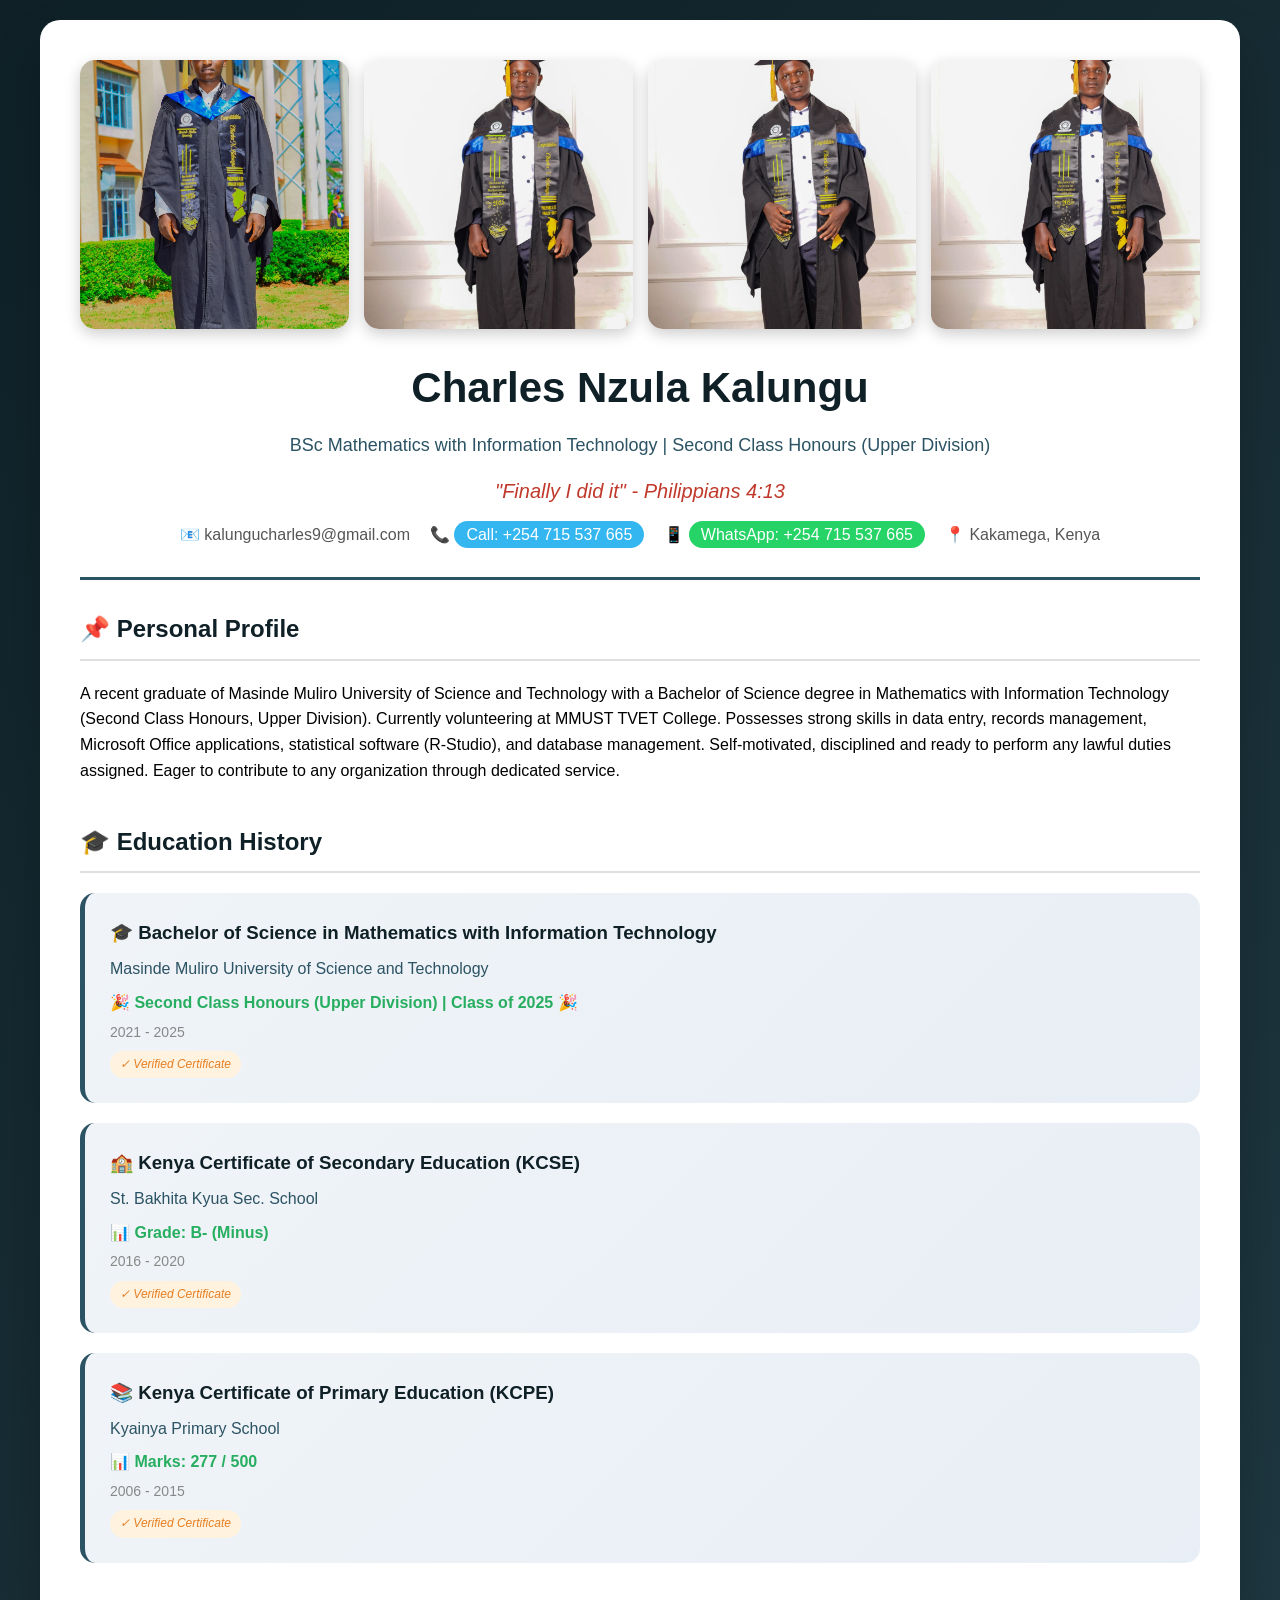
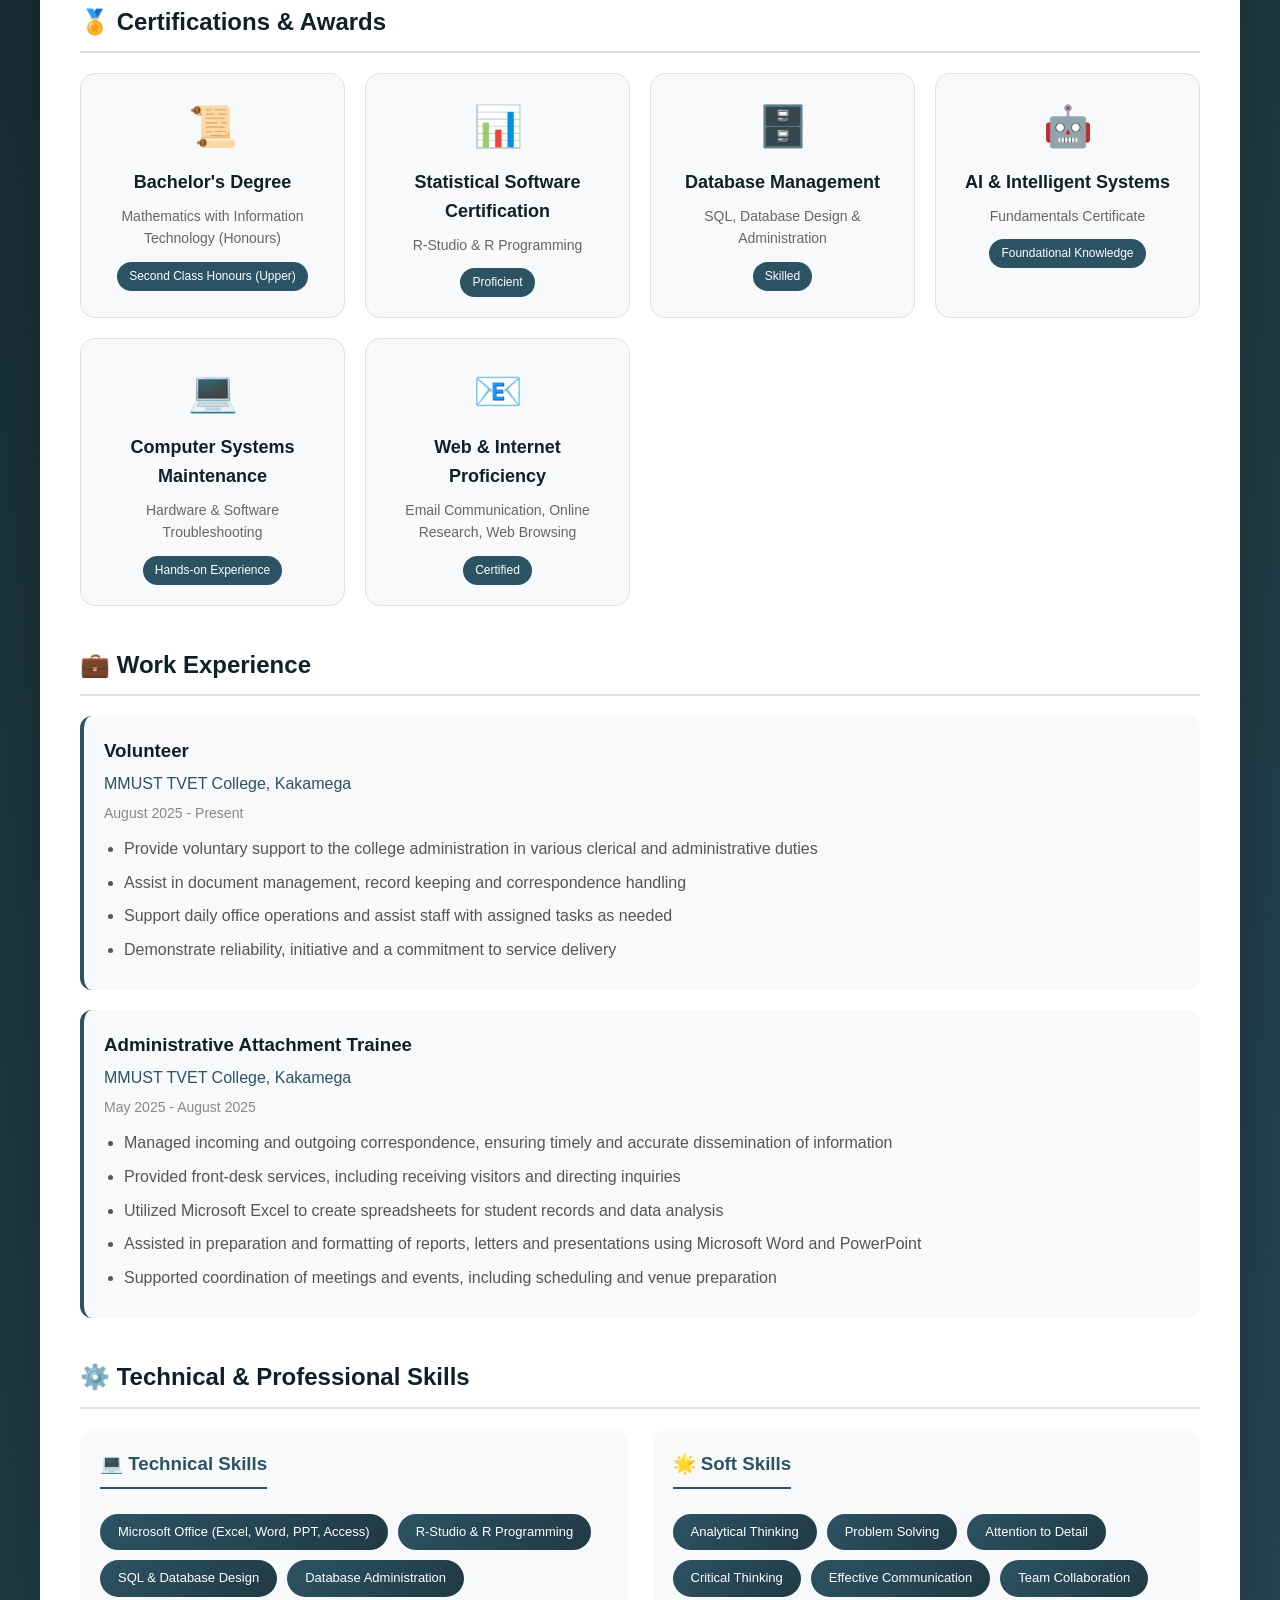
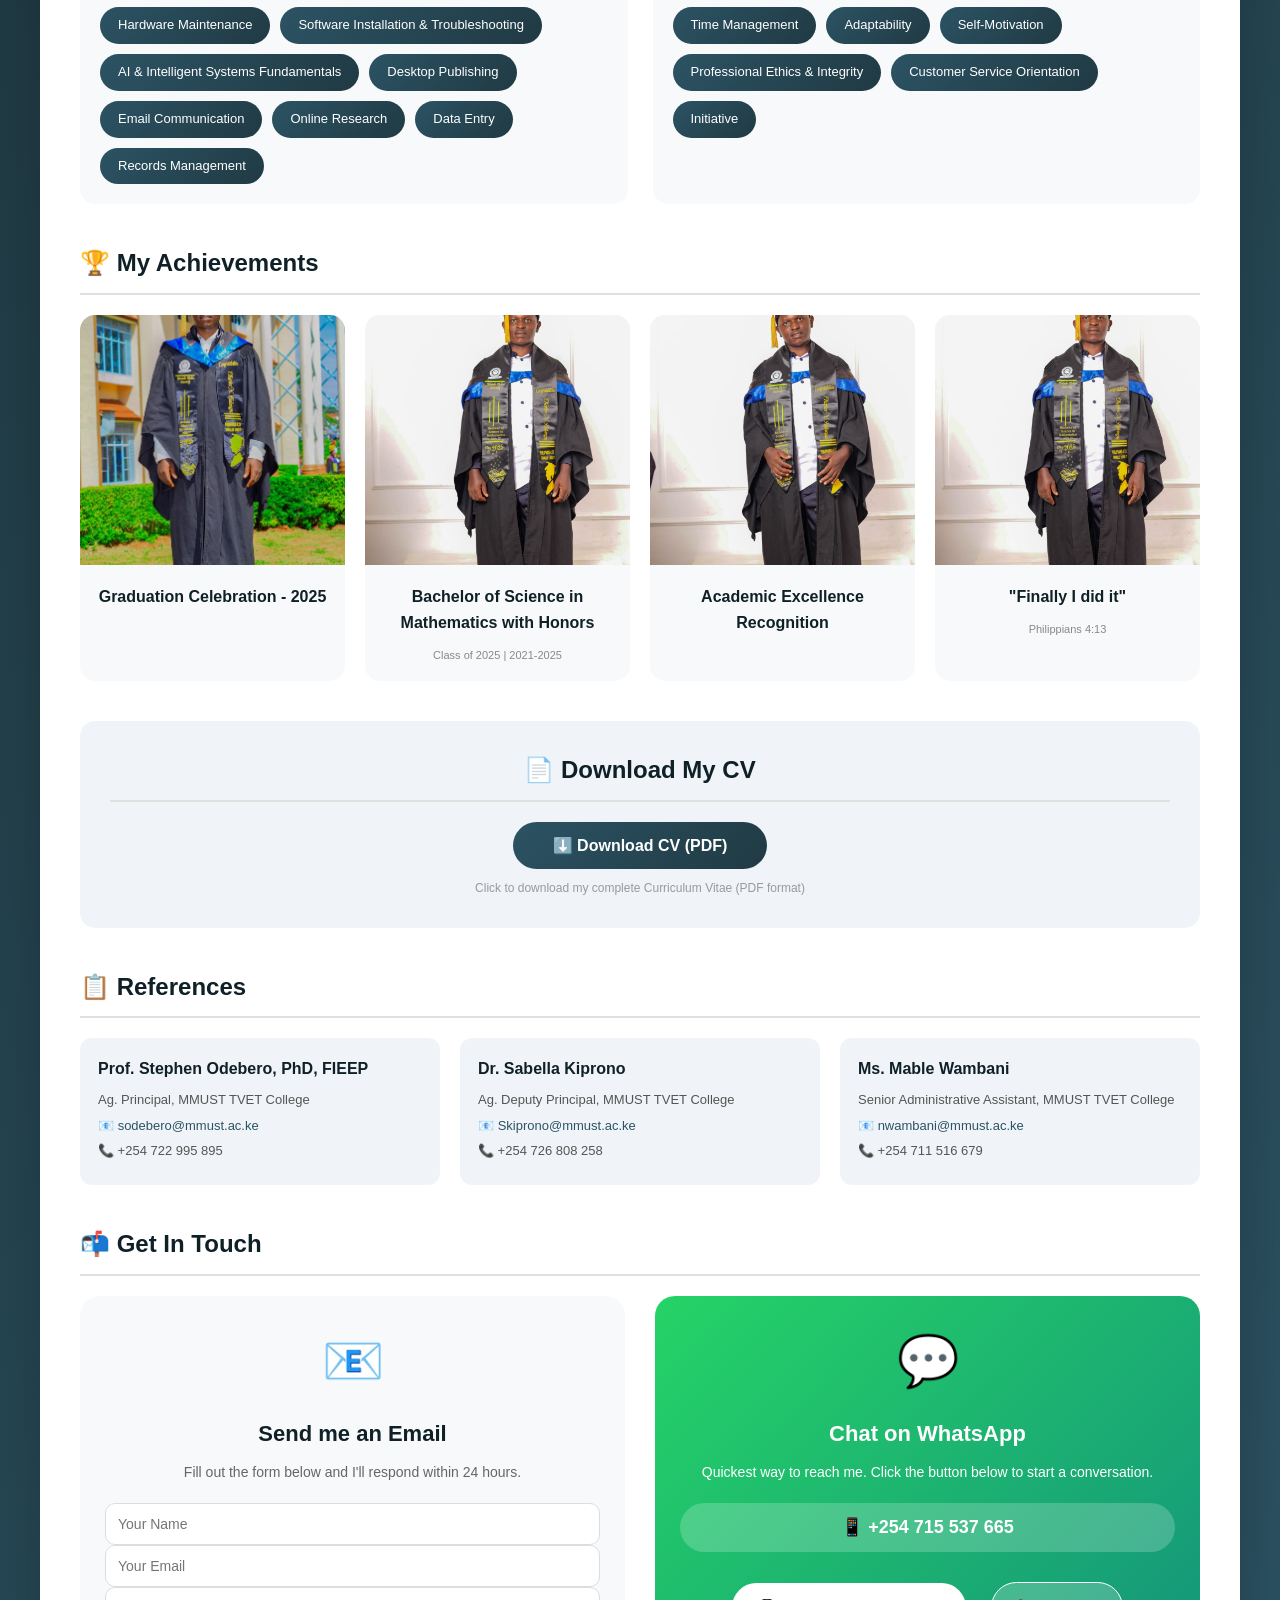
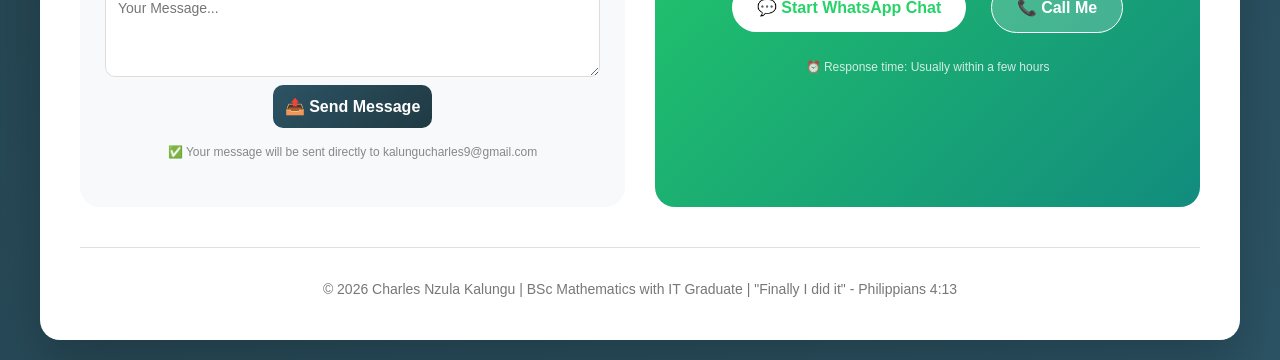
<file: index.html>
<!DOCTYPE html>
<html lang="en">
<head>
    <meta charset="UTF-8">
    <meta name="viewport" content="width=device-width, initial-scale=1.0, user-scalable=yes">
    <meta name="description" content="Charles Nzula Kalungu - Mathematics with IT Graduate from Masinde Muliro University. Skilled in R-Studio, SQL, Database Management, and Microsoft Office.">
    <meta name="keywords" content="Charles Kalungu, Mathematics with IT graduate, MMUST, Kenya, R-Studio, SQL, Database Management, Data Entry">
    <meta name="author" content="Charles Nzula Kalungu">
    <title>Charles Nzula Kalungu - Mathematics with IT Graduate | Portfolio</title>
    <style>
        * {
            margin: 0;
            padding: 0;
            box-sizing: border-box;
        }

        body {
            font-family: -apple-system, BlinkMacSystemFont, 'Segoe UI', Roboto, Helvetica, Arial, sans-serif;
            background: linear-gradient(135deg, #0f2027 0%, #203a43 50%, #2c5364 100%);
            padding: 20px;
            line-height: 1.6;
            min-height: 100vh;
        }

        .container {
            max-width: 1200px;
            margin: 0 auto;
            background: white;
            border-radius: 20px;
            box-shadow: 0 25px 50px rgba(0,0,0,0.2);
            overflow: hidden;
            padding: 40px;
        }

        @media (max-width: 768px) {
            .container { padding: 20px; }
            h1 { font-size: 28px !important; }
            .profile-gallery { grid-template-columns: repeat(2, 1fr) !important; gap: 10px !important; }
            .achievement-grid, .ref-grid, .cert-grid { grid-template-columns: 1fr !important; }
            .skills-main-grid { grid-template-columns: 1fr !important; }
            .contact-container { grid-template-columns: 1fr !important; }
        }

        @media (max-width: 480px) {
            body { padding: 10px; }
            .container { padding: 15px; }
            .profile-gallery { grid-template-columns: 1fr !important; }
            .skill-tag { font-size: 11px; padding: 5px 12px; }
        }

        .profile-gallery {
            display: grid;
            grid-template-columns: repeat(4, 1fr);
            gap: 15px;
            margin-bottom: 25px;
        }

        .profile-img {
            width: 100%;
            aspect-ratio: 1 / 1;
            object-fit: cover;
            border-radius: 15px;
            box-shadow: 0 5px 15px rgba(0,0,0,0.2);
            transition: transform 0.3s;
            cursor: pointer;
        }
        .profile-img:hover { transform: scale(1.02); }

        header {
            text-align: center;
            padding-bottom: 30px;
            border-bottom: 3px solid #2c5364;
            margin-bottom: 30px;
        }

        h1 { font-size: 42px; color: #0f2027; margin-bottom: 10px; }
        .title { font-size: 18px; color: #2c5364; font-weight: 500; margin-bottom: 10px; }
        .quote { font-size: 20px; color: #c0392b; font-style: italic; margin: 15px 0; font-weight: 500; }

        .contact-info {
            display: flex;
            justify-content: center;
            gap: 20px;
            flex-wrap: wrap;
            margin-top: 15px;
        }
        .contact-info a, .contact-info span { color: #555; text-decoration: none; }
        .contact-info a:hover { color: #2c5364; }

        .whatsapp-link {
            background: #25D366;
            color: white !important;
            padding: 5px 12px;
            border-radius: 30px;
            transition: all 0.3s;
        }
        .whatsapp-link:hover {
            background: #128C7E;
            transform: scale(1.05);
            color: white !important;
        }
        .call-link {
            background: #34B7F1;
            color: white !important;
            padding: 5px 12px;
            border-radius: 30px;
            transition: all 0.3s;
        }
        .call-link:hover {
            background: #128C7E;
            transform: scale(1.05);
            color: white !important;
        }

        section { margin-bottom: 40px; }
        h2 { color: #0f2027; margin-bottom: 20px; padding-bottom: 10px; border-bottom: 2px solid #e0e0e0; }

        .edu-card {
            background: linear-gradient(135deg, #f0f4f8 0%, #e8eef5 100%);
            padding: 25px;
            border-radius: 15px;
            margin-bottom: 20px;
            border-left: 5px solid #2c5364;
            transition: transform 0.2s;
        }
        .edu-card:hover { transform: translateX(5px); }
        .edu-card h3 { color: #0f2027; margin-bottom: 8px; }
        .institution { font-weight: 500; color: #2c5364; }
        .honor { color: #27ae60; font-weight: 600; margin-top: 8px; font-size: 16px; }
        .years { color: #888; margin-top: 5px; font-size: 14px; }
        .edu-card .note { color: #e67e22; font-size: 12px; margin-top: 8px; font-style: italic; background: #fff3e0; display: inline-block; padding: 4px 10px; border-radius: 15px; }

        .cert-grid {
            display: grid;
            grid-template-columns: repeat(auto-fit, minmax(260px, 1fr));
            gap: 20px;
        }
        .cert-card {
            background: #f8f9fa;
            padding: 20px;
            border-radius: 15px;
            text-align: center;
            transition: all 0.3s;
            border: 1px solid #e0e0e0;
        }
        .cert-card:hover { transform: translateY(-5px); box-shadow: 0 10px 20px rgba(0,0,0,0.1); }
        .cert-icon { font-size: 40px; margin-bottom: 10px; }
        .cert-card h3 { font-size: 18px; color: #0f2027; margin-bottom: 8px; }
        .cert-card p { color: #666; font-size: 14px; margin-bottom: 12px; }
        .cert-badge { background: #2c5364; color: white; padding: 5px 12px; border-radius: 20px; font-size: 12px; display: inline-block; }

        .skills-main-grid {
            display: grid;
            grid-template-columns: 1fr 1fr;
            gap: 25px;
        }
        .skills-category {
            background: #f8f9fa;
            padding: 20px;
            border-radius: 15px;
        }
        .skills-category h3 {
            color: #2c5364;
            margin-bottom: 15px;
            padding-bottom: 8px;
            border-bottom: 2px solid #2c5364;
            display: inline-block;
        }
        .skills-grid {
            display: flex;
            flex-wrap: wrap;
            gap: 10px;
            margin-top: 10px;
        }
        .skill-tag {
            background: linear-gradient(135deg, #2c5364 0%, #203a43 100%);
            color: white;
            padding: 8px 18px;
            border-radius: 25px;
            font-size: 13px;
            transition: all 0.2s;
        }
        .skill-tag:hover { transform: translateY(-2px); box-shadow: 0 5px 12px rgba(44,83,100,0.3); }

        .exp-card {
            background: #f8f9fa;
            padding: 20px;
            margin-bottom: 20px;
            border-radius: 12px;
            border-left: 4px solid #2c5364;
            transition: box-shadow 0.2s;
        }
        .exp-card:hover { box-shadow: 0 5px 15px rgba(0,0,0,0.1); }
        .exp-card h3 { color: #0f2027; margin-bottom: 5px; }
        .company { font-weight: 500; color: #2c5364; margin-bottom: 5px; }
        .date { color: #888; font-size: 14px; margin-bottom: 12px; }
        .exp-card ul { margin-left: 20px; color: #555; }
        .exp-card li { margin-bottom: 8px; }

        .achievement-grid {
            display: grid;
            grid-template-columns: repeat(auto-fit, minmax(250px, 1fr));
            gap: 20px;
        }
        .achievement-card {
            background: #f8f9fa;
            border-radius: 15px;
            overflow: hidden;
            text-align: center;
            transition: transform 0.3s;
            padding-bottom: 15px;
        }
        .achievement-card:hover { transform: translateY(-5px); box-shadow: 0 10px 25px rgba(0,0,0,0.1); }
        .achievement-card img { width: 100%; height: 250px; object-fit: cover; }
        .achievement-card p { padding: 12px 12px 5px; font-weight: 600; color: #0f2027; }
        .achievement-card small { color: #888; font-size: 11px; }

        .cv-section {
            text-align: center;
            background: #f0f4f8;
            padding: 30px;
            border-radius: 15px;
        }
        .cv-btn {
            background: linear-gradient(135deg, #2c5364 0%, #203a43 100%);
            color: white;
            border: none;
            padding: 14px 40px;
            font-size: 16px;
            border-radius: 50px;
            cursor: pointer;
            transition: all 0.3s;
            font-weight: bold;
        }
        .cv-btn:hover { transform: scale(1.02); box-shadow: 0 8px 20px rgba(0,0,0,0.2); }
        .cv-note { font-size: 12px; color: #999; margin-top: 10px; }

        .ref-grid {
            display: grid;
            grid-template-columns: repeat(auto-fit, minmax(280px, 1fr));
            gap: 20px;
        }
        .ref-card {
            background: #f0f4f8;
            padding: 18px;
            border-radius: 12px;
            transition: transform 0.2s;
        }
        .ref-card:hover { transform: translateY(-3px); }
        .ref-card h3 { color: #0f2027; font-size: 16px; margin-bottom: 8px; }
        .ref-card p { color: #555; font-size: 13px; margin-bottom: 5px; }
        .ref-card a { color: #2c5364; text-decoration: none; }
        .ref-card a:hover { text-decoration: underline; }

        /* Contact Section Styles - ADDED */
        .contact-container {
            display: grid;
            grid-template-columns: 1fr 1fr;
            gap: 30px;
            margin-top: 20px;
        }

        .contact-card {
            background: #f8f9fa;
            border-radius: 20px;
            padding: 25px;
            transition: transform 0.3s, box-shadow 0.3s;
            text-align: center;
        }

        .contact-card:hover {
            transform: translateY(-5px);
            box-shadow: 0 15px 30px rgba(0,0,0,0.1);
        }

        .contact-icon {
            font-size: 50px;
            margin-bottom: 15px;
        }

        .contact-card h3 {
            color: #0f2027;
            margin-bottom: 10px;
            font-size: 22px;
        }

        .contact-card p {
            color: #666;
            font-size: 14px;
            margin-bottom: 20px;
        }

        .email-card form {
            display: flex;
            flex-direction: column;
            gap: 12px;
        }

        .email-card input,
        .email-card textarea {
            width: 100%;
            padding: 12px;
            border: 1px solid #ddd;
            border-radius: 10px;
            font-family: inherit;
            font-size: 14px;
        }

        .email-card input:focus,
        .email-card textarea:focus {
            outline: none;
            border-color: #2c5364;
        }

        .send-btn {
            background: linear-gradient(135deg, #2c5364 0%, #203a43 100%);
            color: white;
            border: none;
            padding: 12px;
            border-radius: 10px;
            cursor: pointer;
            font-size: 16px;
            font-weight: bold;
            transition: all 0.3s;
        }

        .send-btn:hover {
            transform: scale(1.02);
        }

        .whatsapp-card {
            background: linear-gradient(135deg, #25D366 0%, #128C7E 100%);
            color: white;
        }

        .whatsapp-card h3,
        .whatsapp-card p {
            color: white;
        }

        .whatsapp-info {
            margin-top: 20px;
        }

        .phone-number {
            display: block;
            font-size: 18px;
            font-weight: bold;
            margin-bottom: 20px;
            background: rgba(255,255,255,0.2);
            padding: 10px;
            border-radius: 50px;
        }

        .whatsapp-chat-btn {
            display: inline-block;
            background: white;
            color: #25D366;
            padding: 12px 25px;
            border-radius: 50px;
            text-decoration: none;
            font-weight: bold;
            margin: 10px;
            transition: all 0.3s;
        }

        .whatsapp-chat-btn:hover {
            transform: scale(1.05);
        }

        .call-btn {
            display: inline-block;
            background: rgba(255,255,255,0.2);
            color: white;
            padding: 12px 25px;
            border-radius: 50px;
            text-decoration: none;
            font-weight: bold;
            margin: 10px;
            transition: all 0.3s;
            border: 1px solid white;
        }

        .call-btn:hover {
            background: white;
            color: #128C7E;
        }

        .form-note {
            font-size: 12px !important;
            margin-top: 15px !important;
            color: #888 !important;
        }

        .whatsapp-card .form-note {
            color: rgba(255,255,255,0.8) !important;
        }

        footer {
            text-align: center;
            padding-top: 30px;
            margin-top: 30px;
            border-top: 1px solid #e0e0e0;
            color: #777;
            font-size: 14px;
        }
    </style>
</head>
<body>
    <div class="container">
        <header>
            <div class="profile-gallery">
                <img src="2.jpeg" alt="Graduation celebration" class="profile-img" onerror="this.src='https://via.placeholder.com/200?text=Photo+2'">
                <img src="4.jpeg" alt="Bachelor of Science in Mathematics" class="profile-img" onerror="this.src='https://via.placeholder.com/200?text=Photo+4'">
                <img src="5.jpeg" alt="Achievement photo" class="profile-img" onerror="this.src='https://via.placeholder.com/300?text=Achievement'">
                <img src="6.jpeg" alt="Graduation success - Philippians 4:13" class="profile-img" onerror="this.src='https://via.placeholder.com/300?text=Philippians+4:13'">
            </div>
            <h1>Charles Nzula Kalungu</h1>
            <p class="title">BSc Mathematics with Information Technology | Second Class Honours (Upper Division)</p>
            <div class="quote">"Finally I did it" - Philippians 4:13</div>
            <div class="contact-info">
                <span>📧 <a href="mailto:kalungucharles9@gmail.com">kalungucharles9@gmail.com</a></span>
                <span>📞 <a href="tel:+254715537665" class="call-link">Call: +254 715 537 665</a></span>
                <span>📱 <a href="https://wa.me/254715537665" target="_blank" class="whatsapp-link">WhatsApp: +254 715 537 665</a></span>
                <span>📍 Kakamega, Kenya</span>
            </div>
        </header>

        <section class="about">
            <h2>📌 Personal Profile</h2>
            <p>A recent graduate of Masinde Muliro University of Science and Technology with a Bachelor of Science degree in Mathematics with Information Technology (Second Class Honours, Upper Division). Currently volunteering at MMUST TVET College. Possesses strong skills in data entry, records management, Microsoft Office applications, statistical software (R-Studio), and database management. Self-motivated, disciplined and ready to perform any lawful duties assigned. Eager to contribute to any organization through dedicated service.</p>
        </section>

        <section class="education">
            <h2>🎓 Education History</h2>
            <div class="edu-card">
                <h3>🎓 Bachelor of Science in Mathematics with Information Technology</h3>
                <p class="institution">Masinde Muliro University of Science and Technology</p>
                <p class="honor">🎉 Second Class Honours (Upper Division) | Class of 2025 🎉</p>
                <p class="years">2021 - 2025</p>
                <div class="note">✓ Verified Certificate</div>
            </div>
            <div class="edu-card">
                <h3>🏫 Kenya Certificate of Secondary Education (KCSE)</h3>
                <p class="institution">St. Bakhita Kyua Sec. School</p>
                <p class="honor">📊 Grade: B- (Minus)</p>
                <p class="years">2016 - 2020</p>
                <div class="note">✓ Verified Certificate</div>
            </div>
            <div class="edu-card">
                <h3>📚 Kenya Certificate of Primary Education (KCPE)</h3>
                <p class="institution">Kyainya Primary School</p>
                <p class="honor">📊 Marks: 277 / 500</p>
                <p class="years">2006 - 2015</p>
                <div class="note">✓ Verified Certificate</div>
            </div>
        </section>

        <section class="certifications">
            <h2>🏅 Certifications & Awards</h2>
            <div class="cert-grid">
                <div class="cert-card">
                    <div class="cert-icon">📜</div>
                    <h3>Bachelor's Degree</h3>
                    <p>Mathematics with Information Technology (Honours)</p>
                    <span class="cert-badge">Second Class Honours (Upper)</span>
                </div>
                <div class="cert-card">
                    <div class="cert-icon">📊</div>
                    <h3>Statistical Software Certification</h3>
                    <p>R-Studio & R Programming</p>
                    <span class="cert-badge">Proficient</span>
                </div>
                <div class="cert-card">
                    <div class="cert-icon">🗄️</div>
                    <h3>Database Management</h3>
                    <p>SQL, Database Design & Administration</p>
                    <span class="cert-badge">Skilled</span>
                </div>
                <div class="cert-card">
                    <div class="cert-icon">🤖</div>
                    <h3>AI & Intelligent Systems</h3>
                    <p>Fundamentals Certificate</p>
                    <span class="cert-badge">Foundational Knowledge</span>
                </div>
                <div class="cert-card">
                    <div class="cert-icon">💻</div>
                    <h3>Computer Systems Maintenance</h3>
                    <p>Hardware & Software Troubleshooting</p>
                    <span class="cert-badge">Hands-on Experience</span>
                </div>
                <div class="cert-card">
                    <div class="cert-icon">📧</div>
                    <h3>Web & Internet Proficiency</h3>
                    <p>Email Communication, Online Research, Web Browsing</p>
                    <span class="cert-badge">Certified</span>
                </div>
            </div>
        </section>

        <section class="experience">
            <h2>💼 Work Experience</h2>
            <div class="exp-card">
                <h3>Volunteer</h3>
                <p class="company">MMUST TVET College, Kakamega</p>
                <p class="date">August 2025 - Present</p>
                <ul>
                    <li>Provide voluntary support to the college administration in various clerical and administrative duties</li>
                    <li>Assist in document management, record keeping and correspondence handling</li>
                    <li>Support daily office operations and assist staff with assigned tasks as needed</li>
                    <li>Demonstrate reliability, initiative and a commitment to service delivery</li>
                </ul>
            </div>
            <div class="exp-card">
                <h3>Administrative Attachment Trainee</h3>
                <p class="company">MMUST TVET College, Kakamega</p>
                <p class="date">May 2025 - August 2025</p>
                <ul>
                    <li>Managed incoming and outgoing correspondence, ensuring timely and accurate dissemination of information</li>
                    <li>Provided front-desk services, including receiving visitors and directing inquiries</li>
                    <li>Utilized Microsoft Excel to create spreadsheets for student records and data analysis</li>
                    <li>Assisted in preparation and formatting of reports, letters and presentations using Microsoft Word and PowerPoint</li>
                    <li>Supported coordination of meetings and events, including scheduling and venue preparation</li>
                </ul>
            </div>
        </section>

        <section class="skills">
            <h2>⚙️ Technical & Professional Skills</h2>
            <div class="skills-main-grid">
                <div class="skills-category">
                    <h3>💻 Technical Skills</h3>
                    <div class="skills-grid">
                        <span class="skill-tag">Microsoft Office (Excel, Word, PPT, Access)</span>
                        <span class="skill-tag">R-Studio & R Programming</span>
                        <span class="skill-tag">SQL & Database Design</span>
                        <span class="skill-tag">Database Administration</span>
                        <span class="skill-tag">Hardware Maintenance</span>
                        <span class="skill-tag">Software Installation & Troubleshooting</span>
                        <span class="skill-tag">AI & Intelligent Systems Fundamentals</span>
                        <span class="skill-tag">Desktop Publishing</span>
                        <span class="skill-tag">Email Communication</span>
                        <span class="skill-tag">Online Research</span>
                        <span class="skill-tag">Data Entry</span>
                        <span class="skill-tag">Records Management</span>
                    </div>
                </div>
                <div class="skills-category">
                    <h3>🌟 Soft Skills</h3>
                    <div class="skills-grid">
                        <span class="skill-tag">Analytical Thinking</span>
                        <span class="skill-tag">Problem Solving</span>
                        <span class="skill-tag">Attention to Detail</span>
                        <span class="skill-tag">Critical Thinking</span>
                        <span class="skill-tag">Effective Communication</span>
                        <span class="skill-tag">Team Collaboration</span>
                        <span class="skill-tag">Time Management</span>
                        <span class="skill-tag">Adaptability</span>
                        <span class="skill-tag">Self-Motivation</span>
                        <span class="skill-tag">Professional Ethics & Integrity</span>
                        <span class="skill-tag">Customer Service Orientation</span>
                        <span class="skill-tag">Initiative</span>
                    </div>
                </div>
            </div>
        </section>

        <section class="achievements">
            <h2>🏆 My Achievements</h2>
            <div class="achievement-grid">
                <div class="achievement-card">
                    <img src="2.jpeg" alt="Graduation celebration" onerror="this.src='https://via.placeholder.com/300?text=Graduation+2025'">
                    <p>Graduation Celebration - 2025</p>
                </div>
                <div class="achievement-card">
                    <img src="4.jpeg" alt="Bachelor of Science in Mathematics with Honors" onerror="this.src='https://via.placeholder.com/300?text=BSc+Mathematics'">
                    <p>Bachelor of Science in Mathematics with Honors</p>
                    <small>Class of 2025 | 2021-2025</small>
                </div>
                <div class="achievement-card">
                    <img src="5.jpeg" alt="Achievement photo" onerror="this.src='https://via.placeholder.com/300?text=Achievement'">
                    <p>Academic Excellence Recognition</p>
                </div>
                <div class="achievement-card">
                    <img src="6.jpeg" alt="Philippians 4:13 - Finally I did it" onerror="this.src='https://via.placeholder.com/300?text=Philippians+4:13'">
                    <p>"Finally I did it"</p>
                    <small>Philippians 4:13</small>
                </div>
            </div>
        </section>

        <section class="cv-section">
            <h2>📄 Download My CV</h2>
            <button id="downloadCV" class="cv-btn">⬇️ Download CV (PDF)</button>
            <p class="cv-note">Click to download my complete Curriculum Vitae (PDF format)</p>
        </section>

        <section class="references">
            <h2>📋 References</h2>
            <div class="ref-grid">
                <div class="ref-card">
                    <h3>Prof. Stephen Odebero, PhD, FIEEP</h3>
                    <p>Ag. Principal, MMUST TVET College</p>
                    <p>📧 <a href="mailto:sodebero@mmust.ac.ke">sodebero@mmust.ac.ke</a></p>
                    <p>📞 +254 722 995 895</p>
                </div>
                <div class="ref-card">
                    <h3>Dr. Sabella Kiprono</h3>
                    <p>Ag. Deputy Principal, MMUST TVET College</p>
                    <p>📧 <a href="mailto:Skiprono@mmust.ac.ke">Skiprono@mmust.ac.ke</a></p>
                    <p>📞 +254 726 808 258</p>
                </div>
                <div class="ref-card">
                    <h3>Ms. Mable Wambani</h3>
                    <p>Senior Administrative Assistant, MMUST TVET College</p>
                    <p>📧 <a href="mailto:nwambani@mmust.ac.ke">nwambani@mmust.ac.ke</a></p>
                    <p>📞 +254 711 516 679</p>
                </div>
            </div>
        </section>

        <!-- Contact Section - Email + WhatsApp (FIXED URL) -->
        <section class="contact-section">
            <h2>📬 Get In Touch</h2>
            <div class="contact-container">
                <!-- Email Card -->
                <div class="contact-card email-card">
                    <div class="contact-icon">📧</div>
                    <h3>Send me an Email</h3>
                    <p>Fill out the form below and I'll respond within 24 hours.</p>
                    <form id="emailForm" action="https://formsubmit.co/kalungucharles9@gmail.com" method="POST">
                        <input type="text" name="_honey" style="display:none">
                        <input type="hidden" name="_captcha" value="false">
                        <!-- FIXED: Correct URL without double https:// -->
                        <https://charlie875.github.io/Charles-Kalungu-Portfolio-/thankyou.html>
                        <input type="hidden" name="_subject" value="New Message from Portfolio Visitor!">
                        
                        <input type="text" name="name" placeholder="Your Name" required>
                        <input type="email" name="email" placeholder="Your Email" required>
                        <textarea name="message" rows="4" placeholder="Your Message..." required></textarea>
                        <button type="submit" class="send-btn">📤 Send Message</button>
                    </form>
                    <p class="form-note">✅ Your message will be sent directly to kalungucharles9@gmail.com</p>
                </div>

                <!-- WhatsApp Card -->
                <div class="contact-card whatsapp-card">
                    <div class="contact-icon">💬</div>
                    <h3>Chat on WhatsApp</h3>
                    <p>Quickest way to reach me. Click the button below to start a conversation.</p>
                    <div class="whatsapp-info">
                        <span class="phone-number">📱 +254 715 537 665</span>
                        <a href="https://wa.me/254715537665?text=Hello%20Charles%2C%20I%20saw%20your%20portfolio%20and%20would%20like%20to%20connect!" 
                           target="_blank" 
                           class="whatsapp-chat-btn">
                            💬 Start WhatsApp Chat
                        </a>
                        <a href="tel:+254715537665" class="call-btn">
                            📞 Call Me
                        </a>
                    </div>
                    <p class="form-note">⏰ Response time: Usually within a few hours</p>
                </div>
            </div>
        </section>

        <footer>
            <p>© 2026 Charles Nzula Kalungu | BSc Mathematics with IT Graduate | "Finally I did it" - Philippians 4:13</p>
        </footer>
    </div>

    <script>
        let comments = [];

        function loadComments() {
            const saved = localStorage.getItem('charlesPortfolioComments');
            if (saved) {
                comments = JSON.parse(saved);
                displayComments();
            }
        }

        function displayComments() {
            const commentsList = document.getElementById('commentsList');
            if (!commentsList) return;
            if (comments.length === 0) {
                commentsList.innerHTML = '<p style="color:#999; text-align:center;">✨ No comments yet. Be the first to congratulate Charles! ✨</p>';
                return;
            }
            commentsList.innerHTML = comments.map(comment => `
                <div class="comment-item">
                    <div class="comment-name">⭐ ${escapeHtml(comment.name)}</div>
                    <div class="comment-text">${escapeHtml(comment.text)}</div>
                    <div class="comment-date">📅 ${comment.date}</div>
                </div>
            `).join('');
        }

        function escapeHtml(text) {
            const div = document.createElement('div');
            div.textContent = text;
            return div.innerHTML;
        }

        function addComment(name, text) {
            if (!name.trim() || !text.trim()) {
                alert('Please enter both your name and a comment');
                return false;
            }
            comments.unshift({ name: name.trim(), text: text.trim(), date: new Date().toLocaleString() });
            localStorage.setItem('charlesPortfolioComments', JSON.stringify(comments));
            displayComments();
            return true;
        }

        function setupCommentButton() {
            const btn = document.getElementById('submitComment');
            if (!btn) return;
            btn.addEventListener('click', () => {
                const nameInput = document.getElementById('commentName');
                const textInput = document.getElementById('commentText');
                if (addComment(nameInput.value, textInput.value)) {
                    nameInput.value = '';
                    textInput.value = '';
                    alert('✅ Your comment has been posted!');
                }
            });
        }

        function setupCVDownload() {
            const cvBtn = document.getElementById('downloadCV');
            if (!cvBtn) return;
            
            cvBtn.addEventListener('click', function() {
                const possibleNames = ['my-cv.pdf', 'my-cv.pdf.pdf', 'My CV.pdf', 'My_CV.pdf'];
                
                function tryDownload(index) {
                    if (index >= possibleNames.length) {
                        const userChoice = confirm('⚠️ PDF file not found.\n\nMake sure your CV is saved as "my-cv.pdf" in the same folder as this webpage.\n\nClick OK to download a text version of your CV, or Cancel to go back.');
                        if (userChoice) {
                            downloadTextCV();
                        }
                        return;
                    }
                    
                    const fileName = possibleNames[index];
                    fetch(fileName, { method: 'HEAD' })
                        .then(response => {
                            if (response.ok) {
                                const link = document.createElement('a');
                                link.href = fileName;
                                link.download = 'Charles_Nzula_Kalungu_CV.pdf';
                                document.body.appendChild(link);
                                link.click();
                                document.body.removeChild(link);
                            } else {
                                tryDownload(index + 1);
                            }
                        })
                        .catch(() => {
                            tryDownload(index + 1);
                        });
                }
                tryDownload(0);
            });
        }

        function downloadTextCV() {
            const cvContent = `CHARLES NZULA KALUNGU

PERSONAL PROFILE
A recent graduate of Masinde Muliro University of Science and Technology with a Bachelor of Science degree in Mathematics and Information Technology (Second Class Honours, Upper Division). Currently volunteering at MMUST TVET College.

WORK EXPERIENCE
Volunteer | MMUST TVET College (August 2025 - Present)
- Administrative and clerical duties
- Document management and record keeping

Administrative Attachment Trainee | MMUST TVET College (May 2025 - August 2025)
- Managed correspondence and front-desk services
- Microsoft Excel for student records

TECHNICAL SKILLS
- Microsoft Office (Excel, Word, PowerPoint, Access)
- R-Studio & R Programming
- SQL & Database Management
- Hardware Maintenance & Software Troubleshooting
- AI & Intelligent Systems Fundamentals

SOFT SKILLS
- Analytical Thinking, Problem Solving, Attention to Detail
- Effective Communication, Team Collaboration
- Adaptability, Self-Motivation, Professional Ethics

EDUCATION
BSc Mathematics & IT - Second Class Honours (Upper)
Masinde Muliro University of Science and Technology | 2019-2023

REFERENCES
Prof. Stephen Odebero - sodebero@mmust.ac.ke - 0722 995 895
Dr. Sabella Kiprono - Skiprono@mmust.ac.ke - +254 726 808 258
Ms. Mable Wambani - nwambani@mmust.ac.ke - +254 711 516 679`;

            const blob = new Blob([cvContent], { type: 'text/plain' });
            const link = document.createElement('a');
            link.href = URL.createObjectURL(blob);
            link.download = 'Charles_Nzula_Kalungu_CV.txt';
            link.click();
            URL.revokeObjectURL(link.href);
        }

        function setupPhotoClick() {
            document.querySelectorAll('.profile-img, .achievement-card img').forEach(photo => {
                photo.addEventListener('click', (e) => {
                    e.stopPropagation();
                    const modal = document.createElement('div');
                    modal.style.cssText = 'position:fixed;top:0;left:0;width:100%;height:100%;background:rgba(0,0,0,0.9);display:flex;align-items:center;justify-content:center;z-index:9999;cursor:pointer';
                    const img = document.createElement('img');
                    img.src = photo.src;
                    img.style.maxWidth = '90%';
                    img.style.maxHeight = '90%';
                    img.style.borderRadius = '10px';
                    modal.appendChild(img);
                    modal.onclick = () => modal.remove();
                    document.body.appendChild(modal);
                });
            });
        }

        document.addEventListener('DOMContentLoaded', () => {
            loadComments();
            setupCommentButton();
            setupCVDownload();
            setupPhotoClick();
        });
    </script>
</body>
</html>
</file>
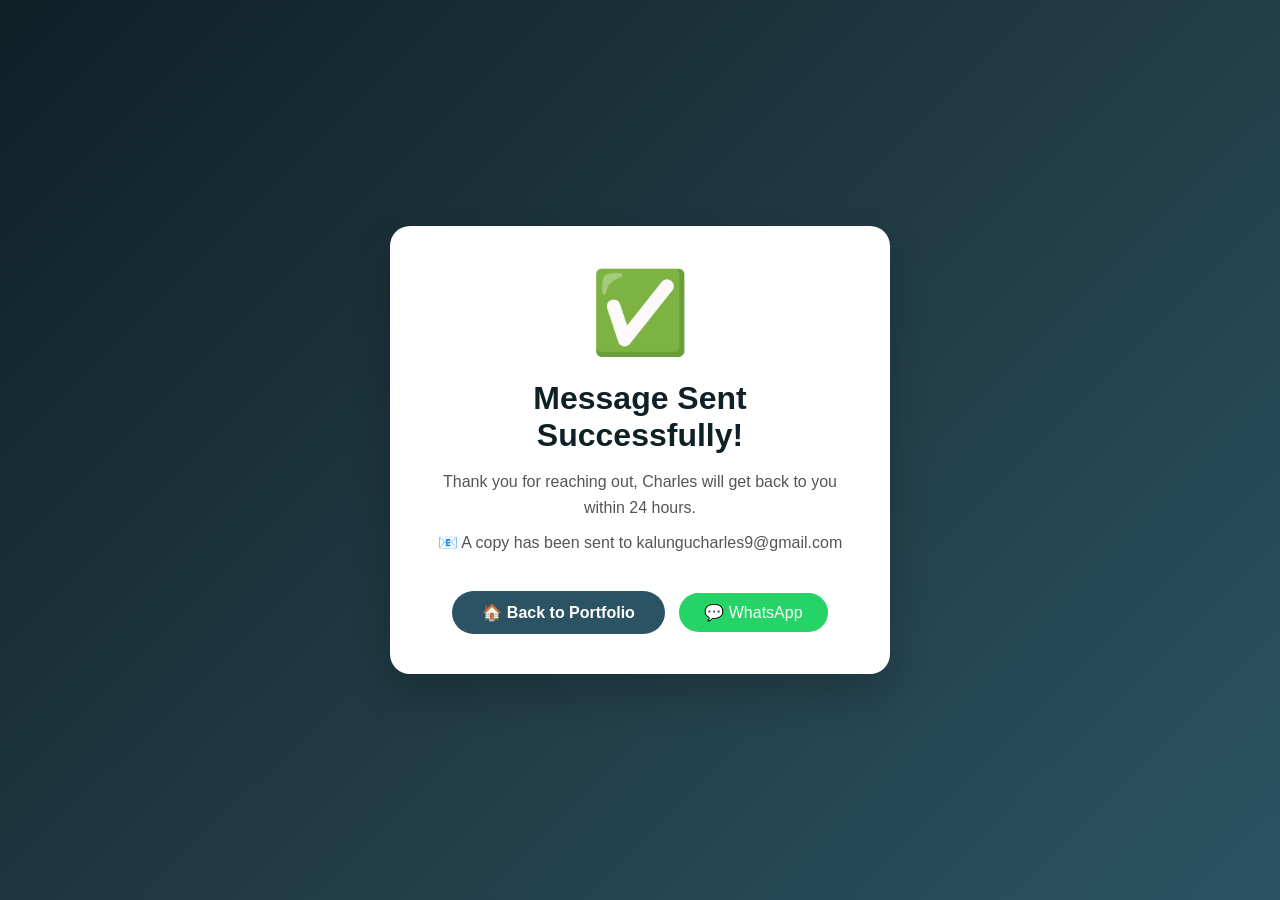
<file: thank you.html>
<!DOCTYPE html>
<html lang="en">
<head>
    <meta charset="UTF-8">
    <meta name="viewport" content="width=device-width, initial-scale=1.0">
    <title>Message Sent - Charles Kalungu</title>
    <style>
        * {
            margin: 0;
            padding: 0;
            box-sizing: border-box;
        }
        body {
            font-family: Arial, sans-serif;
            background: linear-gradient(135deg, #0f2027 0%, #203a43 50%, #2c5364 100%);
            min-height: 100vh;
            display: flex;
            align-items: center;
            justify-content: center;
            padding: 20px;
        }
        .container {
            max-width: 500px;
            background: white;
            border-radius: 20px;
            padding: 40px;
            text-align: center;
            box-shadow: 0 20px 40px rgba(0,0,0,0.2);
        }
        .checkmark {
            font-size: 80px;
            color: #27ae60;
            margin-bottom: 20px;
        }
        h1 {
            color: #0f2027;
            margin-bottom: 15px;
        }
        p {
            color: #555;
            margin-bottom: 10px;
            line-height: 1.6;
        }
        .btn {
            display: inline-block;
            background: #2c5364;
            color: white;
            padding: 12px 30px;
            text-decoration: none;
            border-radius: 30px;
            margin-top: 25px;
            font-weight: bold;
        }
        .btn:hover {
            background: #203a43;
        }
        .whatsapp {
            margin-top: 20px;
            display: inline-block;
            background: #25D366;
            color: white;
            padding: 10px 25px;
            text-decoration: none;
            border-radius: 30px;
            margin-left: 10px;
        }
    </style>
</head>
<body>
    <div class="container">
        <div class="checkmark">✅</div>
        <h1>Message Sent Successfully!</h1>
        <p>Thank you for reaching out, Charles will get back to you within 24 hours.</p>
        <p>📧 A copy has been sent to kalungucharles9@gmail.com</p>
        <a href="https://charlie875.github.io/Charles-Kalungu-Portfolio-/" class="btn">🏠 Back to Portfolio</a>
        <a href="https://wa.me/254715537665" class="whatsapp">💬 WhatsApp</a>
    </div>
</body>
</html>
</file>
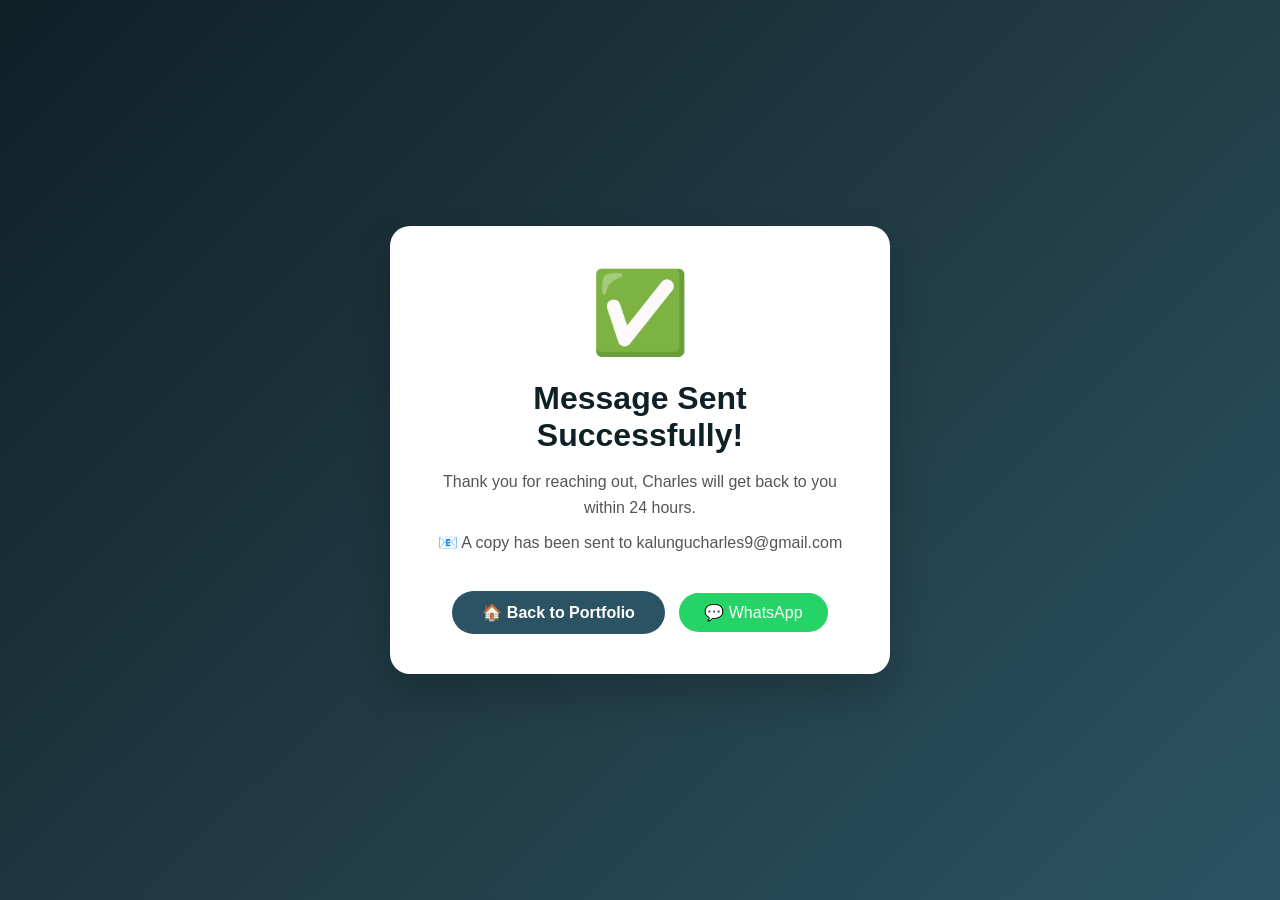
<file: thankyou.html>
<!DOCTYPE html>
<html lang="en">
<head>
    <meta charset="UTF-8">
    <meta name="viewport" content="width=device-width, initial-scale=1.0">
    <title>Message Sent - Charles Kalungu</title>
    <style>
        * {
            margin: 0;
            padding: 0;
            box-sizing: border-box;
        }
        body {
            font-family: Arial, sans-serif;
            background: linear-gradient(135deg, #0f2027 0%, #203a43 50%, #2c5364 100%);
            min-height: 100vh;
            display: flex;
            align-items: center;
            justify-content: center;
            padding: 20px;
        }
        .container {
            max-width: 500px;
            background: white;
            border-radius: 20px;
            padding: 40px;
            text-align: center;
            box-shadow: 0 20px 40px rgba(0,0,0,0.2);
        }
        .checkmark {
            font-size: 80px;
            color: #27ae60;
            margin-bottom: 20px;
        }
        h1 {
            color: #0f2027;
            margin-bottom: 15px;
        }
        p {
            color: #555;
            margin-bottom: 10px;
            line-height: 1.6;
        }
        .btn {
            display: inline-block;
            background: #2c5364;
            color: white;
            padding: 12px 30px;
            text-decoration: none;
            border-radius: 30px;
            margin-top: 25px;
            font-weight: bold;
        }
        .btn:hover {
            background: #203a43;
        }
        .whatsapp {
            margin-top: 20px;
            display: inline-block;
            background: #25D366;
            color: white;
            padding: 10px 25px;
            text-decoration: none;
            border-radius: 30px;
            margin-left: 10px;
        }
    </style>
</head>
<body>
    <div class="container">
        <div class="checkmark">✅</div>
        <h1>Message Sent Successfully!</h1>
        <p>Thank you for reaching out, Charles will get back to you within 24 hours.</p>
        <p>📧 A copy has been sent to kalungucharles9@gmail.com</p>
        <a href="https://charlie875.github.io/Charles-Kalungu-Portfolio-/" class="btn">🏠 Back to Portfolio</a>
        <a href="https://wa.me/254715537665" class="whatsapp">💬 WhatsApp</a>
    </div>
</body>
</html>
</file>
